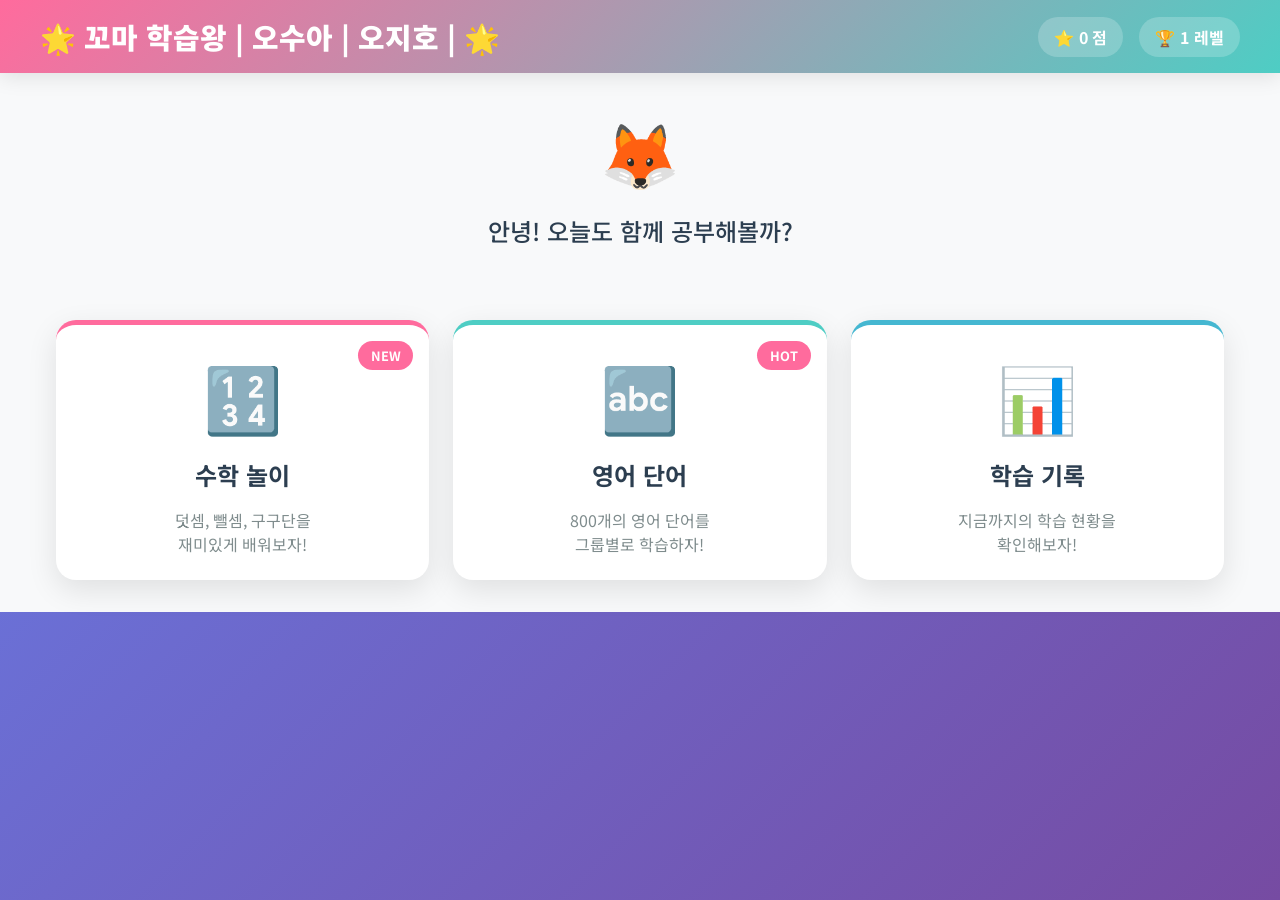
<file: index.html>
<!DOCTYPE html>
<html lang="ko">
<head>
    <meta charset="UTF-8">
    <meta name="viewport" content="width=device-width, initial-scale=1.0">
    <title>🌟 꼬마 학습왕 🌟</title>
    <link rel="preconnect" href="https://fonts.googleapis.com">
    <link rel="preconnect" href="https://fonts.gstatic.com" crossorigin>
    <link href="https://fonts.googleapis.com/css2?family=Noto+Sans+KR:wght@400;500;700;900&display=swap" rel="stylesheet">
    <link rel="stylesheet" href="styles.css">
</head>
<body>
    <!-- 로딩 화면 -->
    <div id="loading-screen" class="loading-screen">
        <div class="loading-content">
            <div class="loading-character">🦊</div>
            <div class="loading-text">꼬마 학습왕 준비 중...</div>
            <div class="loading-bar">
                <div class="loading-progress"></div>
            </div>
        </div>
    </div>

    <!-- 메인 앱 -->
    <div id="app" class="app hidden">
        <!-- 헤더 -->
        <header class="header">
            <div class="header-content">
                <h1 class="app-title">
                    <span class="title-icon">🌟</span>
                    꼬마 학습왕 | 오수아 | 오지호 |
                    <span class="title-icon">🌟</span>
                </h1>
                <div class="user-info">
                    <div class="score-display">
                        <span class="score-icon">⭐</span>
                        <span id="total-score">0</span>점
                    </div>
                    <div class="level-display">
                        <span class="level-icon">🏆</span>
                        <span id="user-level">1</span>레벨
                    </div>
                </div>
            </div>
        </header>

        <!-- 메인 메뉴 -->
        <main id="main-menu" class="main-menu">
            <div class="welcome-section">
                <div class="welcome-character">🦊</div>
                <h2 class="welcome-text">안녕! 오늘도 함께 공부해볼까?</h2>
            </div>

            <div class="menu-cards">
                <div class="menu-card math-card" onclick="showMathMenu()">
                    <div class="card-icon">🔢</div>
                    <h3 class="card-title">수학 놀이</h3>
                    <p class="card-description">덧셈, 뺄셈, 구구단을<br>재미있게 배워보자!</p>
                    <div class="card-badge">NEW</div>
                </div>

                <div class="menu-card english-card" onclick="showEnglishMenu()">
                    <div class="card-icon">🔤</div>
                    <h3 class="card-title">영어 단어</h3>
                    <p class="card-description">800개의 영어 단어를<br>그룹별로 학습하자!</p>
                    <div class="card-badge">HOT</div>
                </div>

                <div class="menu-card stats-card" onclick="showStats()">
                    <div class="card-icon">📊</div>
                    <h3 class="card-title">학습 기록</h3>
                    <p class="card-description">지금까지의 학습 현황을<br>확인해보자!</p>
                </div>
            </div>
        </main>

        <!-- 수학 메뉴 -->
        <div id="math-menu" class="sub-menu hidden">
            <div class="sub-menu-header">
                <button class="back-btn" onclick="showMainMenu()">
                    <span class="back-icon">←</span>
                    돌아가기
                </button>
                <h2 class="sub-menu-title">
                    <span class="title-icon">🔢</span>
                    수학 놀이
                </h2>
            </div>

            <div class="sub-menu-cards">
                <div class="sub-menu-card" onclick="startMathGame('addition')">
                    <div class="card-icon">➕</div>
                    <h3 class="card-title">덧셈 놀이</h3>
                    <p class="card-description">두 숫자를 더해보자!</p>
                </div>

                <div class="sub-menu-card" onclick="startMathGame('subtraction')">
                    <div class="card-icon">➖</div>
                    <h3 class="card-title">뺄셈 놀이</h3>
                    <p class="card-description">큰 수에서 작은 수를 빼보자!</p>
                </div>

                <div class="sub-menu-card" onclick="startMathGame('multiplication')">
                    <div class="card-icon">✖️</div>
                    <h3 class="card-title">구구단 놀이</h3>
                    <p class="card-description">구구단을 외워보자!</p>
                </div>
            </div>
        </div>

        <!-- 영어 메뉴 -->
        <div id="english-menu" class="sub-menu hidden">
            <div class="sub-menu-header">
                <button class="back-btn" onclick="showMainMenu()">
                    <span class="back-icon">←</span>
                    돌아가기
                </button>
                <h2 class="sub-menu-title">
                    <span class="title-icon">🔤</span>
                    영어 단어
                </h2>
            </div>

            <div class="sub-menu-cards english-groups">
                <div class="sub-menu-card" onclick="startEnglishGame('동물')">
                    <div class="card-icon">🐱</div>
                    <h3 class="card-title">동물</h3>
                    <p class="card-description">36개 단어</p>
                </div>

                <div class="sub-menu-card" onclick="startEnglishGame('음식')">
                    <div class="card-icon">🍎</div>
                    <h3 class="card-title">음식</h3>
                    <p class="card-description">36개 단어</p>
                </div>

                <div class="sub-menu-card" onclick="startEnglishGame('신체')">
                    <div class="card-icon">👁️</div>
                    <h3 class="card-title">신체</h3>
                    <p class="card-description">30개 단어</p>
                </div>

                <div class="sub-menu-card" onclick="startEnglishGame('학용품')">
                    <div class="card-icon">📚</div>
                    <h3 class="card-title">학용품</h3>
                    <p class="card-description">30개 단어</p>
                </div>

                <div class="sub-menu-card" onclick="startEnglishGame('색깔')">
                    <div class="card-icon">🌈</div>
                    <h3 class="card-title">색깔</h3>
                    <p class="card-description">21개 단어</p>
                </div>

                <div class="sub-menu-card" onclick="startEnglishGame('가족')">
                    <div class="card-icon">👨‍👩‍👧‍👦</div>
                    <h3 class="card-title">가족</h3>
                    <p class="card-description">27개 단어</p>
                </div>

                <div class="sub-menu-card" onclick="startEnglishGame('집과 물건')">
                    <div class="card-icon">🏠</div>
                    <h3 class="card-title">집과 물건</h3>
                    <p class="card-description">30개 단어</p>
                </div>

                <div class="sub-menu-card" onclick="startEnglishGame('옷과 신발')">
                    <div class="card-icon">👕</div>
                    <h3 class="card-title">옷과 신발</h3>
                    <p class="card-description">21개 단어</p>
                </div>

                <!-- 알파벳 A~Z 카테고리 -->
                <div class="sub-menu-card" onclick="startEnglishGame('A단어')">
                    <div class="card-icon">🅰️</div>
                    <h3 class="card-title">A단어</h3>
                    <p class="card-description">31개 단어</p>
                </div>

                <div class="sub-menu-card" onclick="startEnglishGame('B단어')">
                    <div class="card-icon">🅱️</div>
                    <h3 class="card-title">B단어</h3>
                    <p class="card-description">32개 단어</p>
                </div>

                <div class="sub-menu-card" onclick="startEnglishGame('C단어')">
                    <div class="card-icon">🔤</div>
                    <h3 class="card-title">C단어</h3>
                    <p class="card-description">38개 단어</p>
                </div>

                <div class="sub-menu-card" onclick="startEnglishGame('D단어')">
                    <div class="card-icon">📅</div>
                    <h3 class="card-title">D단어</h3>
                    <p class="card-description">20개 단어</p>
                </div>

                <div class="sub-menu-card" onclick="startEnglishGame('E단어')">
                    <div class="card-icon">⚡</div>
                    <h3 class="card-title">E단어</h3>
                    <p class="card-description">16개 단어</p>
                </div>

                <div class="sub-menu-card" onclick="startEnglishGame('F단어')">
                    <div class="card-icon">🔥</div>
                    <h3 class="card-title">F단어</h3>
                    <p class="card-description">28개 단어</p>
                </div>

                <div class="sub-menu-card" onclick="startEnglishGame('G단어')">
                    <div class="card-icon">🎮</div>
                    <h3 class="card-title">G단어</h3>
                    <p class="card-description">18개 단어</p>
                </div>

                <div class="sub-menu-card" onclick="startEnglishGame('H단어')">
                    <div class="card-icon">🏠</div>
                    <h3 class="card-title">H단어</h3>
                    <p class="card-description">30개 단어</p>
                </div>

                <div class="sub-menu-card" onclick="startEnglishGame('I단어')">
                    <div class="card-icon">💡</div>
                    <h3 class="card-title">I단어</h3>
                    <p class="card-description">11개 단어</p>
                </div>

                <div class="sub-menu-card" onclick="startEnglishGame('J단어')">
                    <div class="card-icon">✈️</div>
                    <h3 class="card-title">J단어</h3>
                    <p class="card-description">6개 단어</p>
                </div>

                <div class="sub-menu-card" onclick="startEnglishGame('K단어')">
                    <div class="card-icon">🔑</div>
                    <h3 class="card-title">K단어</h3>
                    <p class="card-description">8개 단어</p>
                </div>

                <div class="sub-menu-card" onclick="startEnglishGame('L단어')">
                    <div class="card-icon">💡</div>
                    <h3 class="card-title">L단어</h3>
                    <p class="card-description">23개 단어</p>
                </div>

                <div class="sub-menu-card" onclick="startEnglishGame('M단어')">
                    <div class="card-icon">🎵</div>
                    <h3 class="card-title">M단어</h3>
                    <p class="card-description">27개 단어</p>
                </div>

                <div class="sub-menu-card" onclick="startEnglishGame('N단어')">
                    <div class="card-icon">🌙</div>
                    <h3 class="card-title">N단어</h3>
                    <p class="card-description">14개 단어</p>
                </div>

                <div class="sub-menu-card" onclick="startEnglishGame('O단어')">
                    <div class="card-icon">⭕</div>
                    <h3 class="card-title">O단어</h3>
                    <p class="card-description">15개 단어</p>
                </div>

                <div class="sub-menu-card" onclick="startEnglishGame('P단어')">
                    <div class="card-icon">🎨</div>
                    <h3 class="card-title">P단어</h3>
                    <p class="card-description">32개 단어</p>
                </div>

                <div class="sub-menu-card" onclick="startEnglishGame('Q단어')">
                    <div class="card-icon">👑</div>
                    <h3 class="card-title">Q단어</h3>
                    <p class="card-description">4개 단어</p>
                </div>

                <div class="sub-menu-card" onclick="startEnglishGame('R단어')">
                    <div class="card-icon">🌈</div>
                    <h3 class="card-title">R단어</h3>
                    <p class="card-description">23개 단어</p>
                </div>

                <div class="sub-menu-card" onclick="startEnglishGame('S단어')">
                    <div class="card-icon">⭐</div>
                    <h3 class="card-title">S단어</h3>
                    <p class="card-description">67개 단어</p>
                </div>

                <div class="sub-menu-card" onclick="startEnglishGame('T단어')">
                    <div class="card-icon">🕐</div>
                    <h3 class="card-title">T단어</h3>
                    <p class="card-description">61개 단어</p>
                </div>

                <div class="sub-menu-card" onclick="startEnglishGame('U단어')">
                    <div class="card-icon">☂️</div>
                    <h3 class="card-title">U단어</h3>
                    <p class="card-description">7개 단어</p>
                </div>

                <div class="sub-menu-card" onclick="startEnglishGame('V단어')">
                    <div class="card-icon">📹</div>
                    <h3 class="card-title">V단어</h3>
                    <p class="card-description">6개 단어</p>
                </div>

                <div class="sub-menu-card" onclick="startEnglishGame('W단어')">
                    <div class="card-icon">🌍</div>
                    <h3 class="card-title">W단어</h3>
                    <p class="card-description">34개 단어</p>
                </div>

                <div class="sub-menu-card" onclick="startEnglishGame('X,Y,Z단어')">
                    <div class="card-icon">🎄</div>
                    <h3 class="card-title">X,Y,Z단어</h3>
                    <p class="card-description">11개 단어</p>
                </div>
                </div>
            </div>
        </div>

        <!-- 게임 화면 -->
        <div id="game-screen" class="game-screen hidden">
            <div class="game-header">
                <button class="back-btn" onclick="exitGame()">
                    <span class="back-icon">←</span>
                    나가기
                </button>
                <div class="game-info">
                    <div class="game-score">
                        <span class="score-icon">⭐</span>
                        <span id="game-score">0</span>점
                    </div>
                    <div class="game-progress">
                        <span id="current-question">1</span>번째 문제
                    </div>
                </div>
                <!-- 영어 게임 전용 뜻 표시/숨김 버튼 -->
                <div id="meaning-toggle-container" class="meaning-toggle-container hidden">
                    <button id="meaning-toggle-btn" class="meaning-toggle-btn" onclick="app.toggleMeaningDisplay()">
                        <span id="meaning-toggle-icon">👁️</span>
                        <span id="meaning-toggle-text">뜻 보기</span>
                    </button>
                </div>
            </div>

            <div class="game-content">
                <div class="question-area">
                    <div id="question-text" class="question-text">문제가 여기에 표시됩니다</div>
                    <div id="question-visual" class="question-visual"></div>
                    <!-- 영어 단어 뜻을 표시하는 영역 -->
                    <div id="word-meaning" class="word-meaning hidden">
                        <div class="meaning-display">
                            <span class="meaning-label">뜻:</span>
                            <span id="meaning-text" class="meaning-text"></span>
                        </div>
                    </div>
                </div>

                <div class="answer-area">
                    <div id="math-answers" class="math-answers hidden">
                        <div id="math-choices" class="math-choices">
                            <!-- 객관식 선택지가 동적으로 생성됩니다 -->
                        </div>
                        <button id="show-answer-btn" class="show-answer-btn hidden">정답 보기</button>
                    </div>

                    <div id="english-answers" class="english-answers hidden">
                        <button id="know-btn" class="answer-btn know-btn">알아요! 😊</button>
                        <button id="dont-know-btn" class="answer-btn dont-know-btn">모르겠어요 😅</button>
                    </div>
                </div>

                <div id="feedback" class="feedback"></div>
            </div>

            <div class="game-character">
                <div id="character" class="character">🦊</div>
                <div id="character-speech" class="character-speech"></div>
            </div>
        </div>

        <!-- 통계 화면 -->
        <div id="stats-screen" class="stats-screen hidden">
            <div class="stats-header">
                <button class="back-btn" onclick="showMainMenu()">
                    <span class="back-icon">←</span>
                    돌아가기
                </button>
                <h2 class="stats-title">
                    <span class="title-icon">📊</span>
                    학습 기록
                </h2>
                <button class="reset-btn" onclick="app.resetAllData()">
                    <span class="reset-icon">🗑️</span>
                    모든 기록 초기화
                </button>
            </div>

            <div class="stats-content">
                <div class="stats-summary">
                    <div class="stat-card">
                        <div class="stat-icon">🎯</div>
                        <div class="stat-value" id="total-problems">0</div>
                        <div class="stat-label">총 문제 수</div>
                    </div>
                    <div class="stat-card">
                        <div class="stat-icon">✅</div>
                        <div class="stat-value" id="correct-problems">0</div>
                        <div class="stat-label">맞힌 문제</div>
                    </div>
                    <div class="stat-card">
                        <div class="stat-icon">📈</div>
                        <div class="stat-value" id="accuracy-rate">0%</div>
                        <div class="stat-label">정답률</div>
                    </div>
                </div>

                <div class="stats-charts">
                    <div class="chart-section main-chart">
                        <h3 class="chart-title">📚 영어 단어별 학습 통계</h3>
                        <div id="word-stats" class="word-stats"></div>
                    </div>

                    <div class="chart-section">
                        <h3 class="chart-title">최근 학습 기록</h3>
                        <div id="recent-history" class="recent-history"></div>
                    </div>
                </div>
            </div>
        </div>

        <!-- 성취 팝업 -->
        <div id="achievement-popup" class="achievement-popup hidden">
            <div class="achievement-content">
                <div class="achievement-icon">🏆</div>
                <h3 class="achievement-title">축하합니다!</h3>
                <p class="achievement-text">새로운 레벨에 도달했어요!</p>
                <button class="achievement-close" onclick="closeAchievement()">확인</button>
            </div>
        </div>
    </div>

    <script src="words.js"></script>
    <script src="app.js"></script>
</body>
</html>
</file>
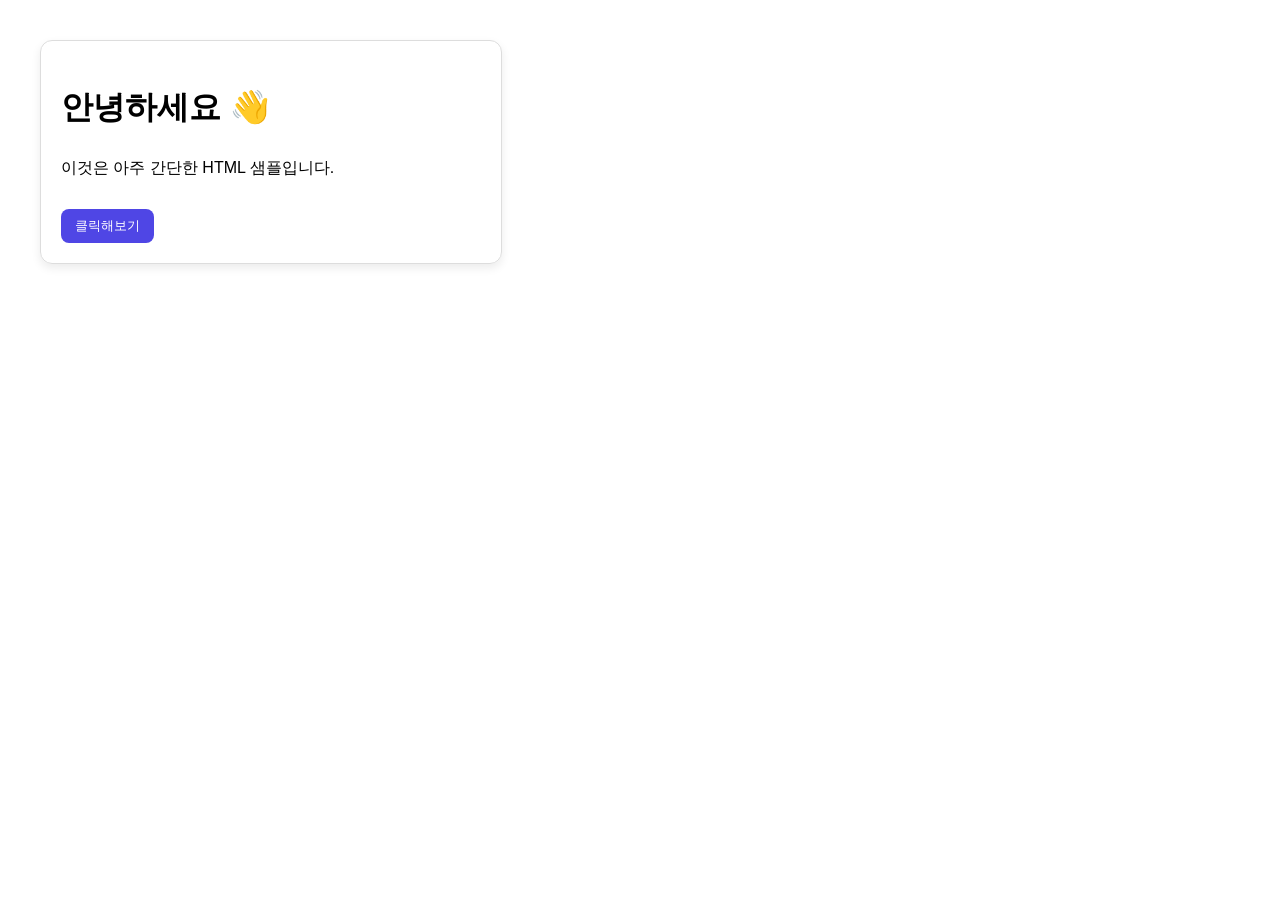
<file: simple-sample.html>
<!doctype html>
<html lang="ko">
  <head>
    <meta charset="UTF-8" />
    <meta name="viewport" content="width=device-width, initial-scale=1.0" />
    <title>간단한 HTML 샘플</title>
    <style>
      body {
        font-family: Arial, sans-serif;
        margin: 40px;
        line-height: 1.6;
      }
      .card {
        max-width: 420px;
        padding: 20px;
        border: 1px solid #ddd;
        border-radius: 12px;
        box-shadow: 0 4px 10px rgba(0, 0, 0, 0.08);
      }
      button {
        margin-top: 12px;
        padding: 8px 14px;
        border: none;
        border-radius: 8px;
        background: #4f46e5;
        color: white;
        cursor: pointer;
      }
    </style>
  </head>
  <body>
    <div class="card">
      <h1>안녕하세요 👋</h1>
      <p>이것은 아주 간단한 HTML 샘플입니다.</p>
      <button onclick="alert('버튼이 클릭되었습니다!')">클릭해보기</button>
    </div>
  </body>
</html>
</file>
<file: styles.css>
/* 기본 설정 */
* {
    margin: 0;
    padding: 0;
    box-sizing: border-box;
}

body {
    font-family: 'Noto Sans KR', sans-serif;
    background: linear-gradient(135deg, #667eea 0%, #764ba2 100%);
    min-height: 100vh;
    overflow-x: hidden;
}

.hidden {
    display: none !important;
}

/* 로딩 화면 */
.loading-screen {
    position: fixed;
    top: 0;
    left: 0;
    width: 100%;
    height: 100%;
    background: linear-gradient(135deg, #667eea 0%, #764ba2 100%);
    display: flex;
    align-items: center;
    justify-content: center;
    z-index: 9999;
}

.loading-content {
    text-align: center;
    color: white;
}

.loading-character {
    font-size: 4rem;
    animation: bounce 1s infinite;
    margin-bottom: 1rem;
}

.loading-text {
    font-size: 1.5rem;
    font-weight: 500;
    margin-bottom: 2rem;
}

.loading-bar {
    width: 200px;
    height: 8px;
    background: rgba(255, 255, 255, 0.3);
    border-radius: 4px;
    overflow: hidden;
    margin: 0 auto;
}

.loading-progress {
    height: 100%;
    background: linear-gradient(90deg, #FF6B9D, #4ECDC4);
    border-radius: 4px;
    animation: loading 2s ease-in-out infinite;
}

@keyframes bounce {
    0%, 20%, 50%, 80%, 100% {
        transform: translateY(0);
    }
    40% {
        transform: translateY(-20px);
    }
    60% {
        transform: translateY(-10px);
    }
}

@keyframes loading {
    0% {
        width: 0%;
    }
    50% {
        width: 70%;
    }
    100% {
        width: 100%;
    }
}

/* ================================================= */
/* ✨✨✨ 핵심 수정 부분 시작 ✨✨✨ */
/* ================================================= */

/* 메인 앱 - Flexbox 컨테이너로 설정 */
.app {
    /* min-height: 100vh; */
    background: #F8F9FA;
    display: flex; /* Flexbox 시작 */
    flex-direction: column; /* 자식 요소들을 세로로 배치 */
}

/* 헤더 - Flex 아이템 설정 */
.header {
    background: linear-gradient(135deg, #FF6B9D 0%, #4ECDC4 100%);
    color: white;
    padding: 1rem;
    box-shadow: 0 4px 20px rgba(0, 0, 0, 0.1);
    flex-shrink: 0; /* 헤더가 줄어들지 않도록 방지 */
}

/* 메인 메뉴 - 남는 공간을 모두 차지하도록 설정 */
.main-menu {
    max-width: 1200px;
    margin: 0 auto;
    padding: 2rem 1rem; /* 상단 여백 수정 */
    width: 100%;
    flex-grow: 1; /* 남는 공간을 모두 채움 (가장 중요!) */
    display: flex;
    flex-direction: column;
    justify-content: center; /* 내용을 세로 중앙에 배치 */
}

/* 서브 메뉴, 게임, 통계 화면 - 남는 공간을 모두 차지하도록 설정 */
.sub-menu, .stats-screen {
    max-width: 1200px;
    margin: 0 auto;
    padding: 2rem 1rem; /* 상단 여백 수정 */
    width: 100%;
    flex-grow: 1; /* 남는 공간을 모두 채움 */
}

.game-screen {
    max-width: 800px;
    margin: 0 auto;
    padding: 2rem 1rem 1rem 1rem; /* 상단 여백 수정 */
    width: 100%;
    flex-grow: 1; /* 남는 공간을 모두 채움 */
    display: flex;
    flex-direction: column;
}

/* ================================================= */
/* ✨✨✨ 핵심 수정 부분 끝 ✨✨✨ */
/* ================================================= */


.header-content {
    max-width: 1200px;
    margin: 0 auto;
    display: flex;
    justify-content: space-between;
    align-items: center;
    flex-wrap: wrap;
    gap: 1rem;
}

.app-title {
    font-size: 1.8rem;
    font-weight: 900;
    display: flex;
    align-items: center;
    gap: 0.5rem;
}

.title-icon {
    animation: sparkle 2s ease-in-out infinite;
}

@keyframes sparkle {
    0%, 100% {
        transform: scale(1);
    }
    50% {
        transform: scale(1.2);
    }
}

.user-info {
    display: flex;
    gap: 1rem;
    align-items: center;
}

.score-display, .level-display {
    background: rgba(255, 255, 255, 0.2);
    padding: 0.5rem 1rem;
    border-radius: 20px;
    font-weight: 700;
    display: flex;
    align-items: center;
    gap: 0.3rem;
}

.welcome-section {
    text-align: center;
    margin-bottom: 3rem;
}

.welcome-character {
    font-size: 4rem;
    margin-bottom: 1rem;
    animation: wave 2s ease-in-out infinite;
}

@keyframes wave {
    0%, 100% {
        transform: rotate(0deg);
    }
    25% {
        transform: rotate(-10deg);
    }
    75% {
        transform: rotate(10deg);
    }
}

.welcome-text {
    font-size: 1.5rem;
    color: #2C3E50;
    font-weight: 500;
}

.menu-cards {
    display: grid;
    grid-template-columns: repeat(auto-fit, minmax(280px, 1fr));
    gap: 1.5rem;
    margin-top: 1.5rem;
}

.menu-card {
    background: white;
    border-radius: 20px;
    padding: 1.5rem;
    text-align: center;
    box-shadow: 0 10px 30px rgba(0, 0, 0, 0.1);
    cursor: pointer;
    transition: all 0.3s ease;
    position: relative;
    overflow: hidden;
}

.menu-card::before {
    content: '';
    position: absolute;
    top: 0;
    left: -100%;
    width: 100%;
    height: 100%;
    background: linear-gradient(90deg, transparent, rgba(255, 255, 255, 0.4), transparent);
    transition: left 0.5s;
}

.menu-card:hover::before {
    left: 100%;
}

.menu-card:hover {
    transform: translateY(-10px);
    box-shadow: 0 20px 40px rgba(0, 0, 0, 0.15);
}

.math-card {
    border-top: 5px solid #FF6B9D;
}

.english-card {
    border-top: 5px solid #4ECDC4;
}

.stats-card {
    border-top: 5px solid #45B7D1;
}

.card-icon {
    font-size: 4rem;
    margin-bottom: 1rem;
}

.card-title {
    font-size: 1.5rem;
    font-weight: 700;
    color: #2C3E50;
    margin-bottom: 1rem;
}

.card-description {
    font-size: 1rem;
    color: #7F8C8D;
    line-height: 1.5;
}

.card-badge {
    position: absolute;
    top: 1rem;
    right: 1rem;
    background: #FF6B9D;
    color: white;
    padding: 0.3rem 0.8rem;
    border-radius: 15px;
    font-size: 0.8rem;
    font-weight: 700;
}

.sub-menu-header {
    display: flex;
    align-items: center;
    gap: 1rem;
    margin-bottom: 2rem;
}

.back-btn {
    background: #95A5A6;
    color: white;
    border: none;
    padding: 0.8rem 1.5rem;
    border-radius: 15px;
    font-size: 1rem;
    font-weight: 500;
    cursor: pointer;
    transition: all 0.3s ease;
    display: flex;
    align-items: center;
    gap: 0.5rem;
}

.back-btn:hover {
    background: #7F8C8D;
    transform: translateX(-5px);
}

.sub-menu-title {
    font-size: 2rem;
    font-weight: 700;
    color: #2C3E50;
    display: flex;
    align-items: center;
    gap: 0.5rem;
}

.sub-menu-cards {
    display: grid;
    grid-template-columns: repeat(auto-fit, minmax(220px, 1fr));
    gap: 1rem;
}

.sub-menu-card {
    background: white;
    border-radius: 15px;
    padding: 1.2rem;
    text-align: center;
    box-shadow: 0 5px 15px rgba(0, 0, 0, 0.08);
    cursor: pointer;
    transition: all 0.3s ease;
    border: 2px solid transparent;
}

.sub-menu-card:hover {
    transform: translateY(-5px);
    box-shadow: 0 10px 25px rgba(0, 0, 0, 0.15);
    border-color: #4ECDC4;
}

.sub-menu-card .card-icon {
    font-size: 3rem;
    margin-bottom: 1rem;
}

.sub-menu-card .card-title {
    font-size: 1.2rem;
    font-weight: 700;
    color: #2C3E50;
    margin-bottom: 0.5rem;
}

.sub-menu-card .card-description {
    font-size: 0.9rem;
    color: #7F8C8D;
}

.game-header {
    display: flex;
    justify-content: space-between;
    align-items: center;
    margin-bottom: 1rem;
    flex-wrap: wrap;
    gap: 0.8rem;
}

.game-info {
    display: flex;
    gap: 1rem;
    align-items: center;
}

.game-score {
    background: linear-gradient(135deg, #FF6B9D, #4ECDC4);
    color: white;
    padding: 0.5rem 1rem;
    border-radius: 20px;
    font-weight: 700;
    display: flex;
    align-items: center;
    gap: 0.3rem;
}

.game-progress {
    background: white;
    padding: 0.5rem 1rem;
    border-radius: 20px;
    font-weight: 700;
    color: #2C3E50;
    box-shadow: 0 2px 10px rgba(0, 0, 0, 0.1);
}

.game-content {
    flex: 1;
    display: flex;
    flex-direction: column;
    justify-content: center;
    gap: 1.5rem;
}

.question-area {
    background: white;
    border-radius: 20px;
    padding: 1.5rem;
    text-align: center;
    box-shadow: 0 10px 30px rgba(0, 0, 0, 0.1);
}

.question-text {
    font-size: 2rem;
    font-weight: 700;
    color: #2C3E50;
    margin-bottom: 1rem;
    line-height: 1.4;
}

.question-visual {
    margin-top: 1rem;
}

.answer-area {
    display: flex;
    justify-content: center;
    gap: 1rem;
    flex-wrap: wrap;
}

.math-answers {
    display: flex;
    flex-direction: column;
    gap: 1rem;
    align-items: center;
}

.math-choices {
    display: grid;
    grid-template-columns: repeat(2, 1fr);
    gap: 1rem;
    width: 100%;
    max-width: 400px;
}

.choice-btn {
    background: white;
    border: 3px solid #E0E0E0;
    border-radius: 15px;
    padding: 1rem 1.5rem;
    font-size: 1.5rem;
    font-weight: 700;
    color: #2C3E50;
    cursor: pointer;
    transition: all 0.3s ease;
    min-height: 60px;
    display: flex;
    align-items: center;
    justify-content: center;
}

.choice-btn:hover {
    border-color: #4ECDC4;
    transform: translateY(-2px);
    box-shadow: 0 5px 15px rgba(78, 205, 196, 0.2);
}

.choice-btn.correct {
    background: linear-gradient(135deg, #96CEB4, #4ECDC4);
    color: white;
    border-color: #4ECDC4;
}

.choice-btn.incorrect {
    background: linear-gradient(135deg, #FF6B9D, #FF8E9B);
    color: white;
    border-color: #FF6B9D;
}

.choice-btn.disabled {
    pointer-events: none;
    opacity: 0.7;
}

.show-answer-btn {
    background: linear-gradient(135deg, #95A5A6, #7F8C8D);
    color: white;
    border: none;
    padding: 1rem 2rem;
    border-radius: 15px;
    font-size: 1.2rem;
    font-weight: 700;
    cursor: pointer;
    transition: all 0.3s ease;
    margin-top: 1rem;
}

.show-answer-btn:hover {
    transform: translateY(-2px);
    box-shadow: 0 5px 15px rgba(149, 165, 166, 0.4);
}

.english-answers {
    display: flex;
    gap: 1rem;
    flex-wrap: wrap;
    justify-content: center;
}

.answer-btn {
    padding: 1rem 2rem;
    border: none;
    border-radius: 15px;
    font-size: 1.2rem;
    font-weight: 700;
    cursor: pointer;
    transition: all 0.3s ease;
    min-width: 150px;
}

.know-btn {
    background: linear-gradient(135deg, #96CEB4, #4ECDC4);
    color: white;
}

.know-btn:hover {
    transform: translateY(-2px);
    box-shadow: 0 5px 15px rgba(150, 206, 180, 0.4);
}

.dont-know-btn {
    background: linear-gradient(135deg, #FF6B9D, #FF8E9B);
    color: white;
}

.dont-know-btn:hover {
    transform: translateY(-2px);
    box-shadow: 0 5px 15px rgba(255, 107, 157, 0.4);
}

.feedback {
    text-align: center;
    font-size: 1.5rem;
    font-weight: 700;
    padding: 1rem;
    border-radius: 15px;
    margin-top: 1rem;
    min-height: 60px;
    display: flex;
    align-items: center;
    justify-content: center;
}

.feedback.correct {
    background: linear-gradient(135deg, #96CEB4, #4ECDC4);
    color: white;
    animation: correctPulse 0.6s ease;
}

.feedback.incorrect {
    background: linear-gradient(135deg, #FF6B9D, #FF8E9B);
    color: white;
    animation: incorrectShake 0.6s ease;
}

@keyframes correctPulse {
    0% {
        transform: scale(1);
    }
    50% {
        transform: scale(1.05);
    }
    100% {
        transform: scale(1);
    }
}

@keyframes incorrectShake {
    0%, 100% {
        transform: translateX(0);
    }
    25% {
        transform: translateX(-10px);
    }
    75% {
        transform: translateX(10px);
    }
}

.game-character {
    text-align: center;
    margin-top: auto; /* Push character to the bottom of the flex container */
    padding-bottom: 1rem;
}

.character {
    font-size: 3rem;
    margin-bottom: 0.5rem;
    cursor: pointer;
    transition: transform 0.3s ease;
}

.character:hover {
    transform: scale(1.2);
}

.character-speech {
    background: white;
    padding: 0.5rem 1rem;
    border-radius: 15px;
    box-shadow: 0 5px 15px rgba(0, 0, 0, 0.1);
    font-size: 0.9rem;
    color: #2C3E50;
    max-width: 150px;
    word-wrap: break-word;
    position: relative;
    margin: 0 auto;
}

.character-speech::after {
    content: '';
    position: absolute;
    bottom: -10px;
    left: 50%;
    transform: translateX(-50%);
    width: 0;
    height: 0;
    border-left: 10px solid transparent;
    border-right: 10px solid transparent;
    border-top: 10px solid white;
}

.stats-header {
    display: flex;
    align-items: center;
    gap: 1rem;
    margin-bottom: 2rem;
}

.stats-title {
    font-size: 2rem;
    font-weight: 700;
    color: #2C3E50;
    display: flex;
    align-items: center;
    gap: 0.5rem;
}

.stats-content {
    display: flex;
    flex-direction: column;
    gap: 2rem;
}

.stats-summary {
    display: grid;
    grid-template-columns: repeat(auto-fit, minmax(200px, 1fr));
    gap: 1rem;
}

.stat-card {
    background: white;
    border-radius: 15px;
    padding: 1.5rem;
    text-align: center;
    box-shadow: 0 5px 15px rgba(0, 0, 0, 0.08);
}

.stat-icon {
    font-size: 2.5rem;
    margin-bottom: 0.5rem;
}

.stat-value {
    font-size: 2rem;
    font-weight: 900;
    color: #2C3E50;
    margin-bottom: 0.5rem;
}

.stat-label {
    font-size: 0.9rem;
    color: #7F8C8D;
}

.stats-charts {
    display: grid;
    grid-template-columns: repeat(auto-fit, minmax(400px, 1fr));
    gap: 2rem;
}

.chart-section {
    background: white;
    border-radius: 15px;
    padding: 1.5rem;
    box-shadow: 0 5px 15px rgba(0, 0, 0, 0.08);
}

.chart-title {
    font-size: 1.2rem;
    font-weight: 700;
    color: #2C3E50;
    margin-bottom: 1rem;
}

.chart {
    height: 200px;
    display: flex;
    align-items: end;
    justify-content: space-around;
    gap: 1rem;
}

.chart-bar {
    background: linear-gradient(135deg, #4ECDC4, #45B7D1);
    border-radius: 5px 5px 0 0;
    min-width: 40px;
    position: relative;
    transition: all 0.3s ease;
}

.chart-bar:hover {
    transform: scale(1.05);
}

.chart-label {
    position: absolute;
    bottom: -25px;
    left: 50%;
    transform: translateX(-50%);
    font-size: 0.8rem;
    color: #7F8C8D;
    white-space: nowrap;
}

.recent-history {
    max-height: 200px;
    overflow-y: auto;
}

.history-item {
    display: flex;
    justify-content: space-between;
    align-items: center;
    padding: 0.8rem;
    border-bottom: 1px solid #E0E0E0;
    font-size: 0.9rem;
}

.history-item:last-child {
    border-bottom: none;
}

.history-subject {
    font-weight: 700;
    color: #2C3E50;
}

.history-result {
    color: #7F8C8D;
}

/* 성취 팝업 */
.achievement-popup {
    position: fixed;
    top: 0;
    left: 0;
    width: 100%;
    height: 100%;
    background: rgba(0, 0, 0, 0.5);
    display: flex;
    align-items: center;
    justify-content: center;
    z-index: 1000;
}

.achievement-content {
    background: white;
    border-radius: 20px;
    padding: 2rem;
    text-align: center;
    max-width: 300px;
    animation: achievementPop 0.5s ease;
}

@keyframes achievementPop {
    0% {
        transform: scale(0.5);
        opacity: 0;
    }
    100% {
        transform: scale(1);
        opacity: 1;
    }
}

.achievement-icon {
    font-size: 4rem;
    margin-bottom: 1rem;
}

.achievement-title {
    font-size: 1.5rem;
    font-weight: 700;
    color: #2C3E50;
    margin-bottom: 1rem;
}

.achievement-text {
    font-size: 1rem;
    color: #7F8C8D;
    margin-bottom: 1.5rem;
}

.achievement-close {
    background: linear-gradient(135deg, #4ECDC4, #45B7D1);
    color: white;
    border: none;
    padding: 0.8rem 2rem;
    border-radius: 15px;
    font-size: 1rem;
    font-weight: 700;
    cursor: pointer;
    transition: all 0.3s ease;
}

.achievement-close:hover {
    transform: translateY(-2px);
    box-shadow: 0 5px 15px rgba(78, 205, 196, 0.4);
}

/* 반응형 디자인 */
@media (max-width: 768px) {
    .header-content {
        flex-direction: column;
        text-align: center;
    }

    .app-title {
        font-size: 1.5rem;
    }

    .menu-cards {
        grid-template-columns: 1fr;
    }

    .sub-menu-cards {
        grid-template-columns: repeat(auto-fit, minmax(200px, 1fr));
    }

    .game-header {
        flex-direction: column;
        align-items: stretch;
    }

    .game-info {
        justify-content: center;
    }

    .question-text {
        font-size: 1.5rem;
    }

    .english-answers {
        flex-direction: row !important; /* column에서 row로 변경 */
        align-items: center !important;
        justify-content: space-between !important; /* 좌우 끝에 배치 */
        gap: 0.5rem !important;
    }

    .answer-btn {
        width: 49% !important; /* 100%에서 49%로 변경 */
        max-width: none !important; /* 250px 제한 제거 */
        padding: 0.8rem 0.2rem !important; /* 좌우 패딩 최소화 */
    }

    .stats-charts {
        grid-template-columns: 1fr;
    }

    .chart-section {
        min-width: auto;
    }
}

.chart-title {
    font-size: 1.2rem;
    font-weight: 700;
    color: #2C3E50;
    margin-bottom: 1rem;
}

.chart {
    height: 200px;
    display: flex;
    align-items: end;
    justify-content: space-around;
    gap: 1rem;
}

.chart-bar {
    background: linear-gradient(135deg, #4ECDC4, #45B7D1);
    border-radius: 5px 5px 0 0;
    min-width: 40px;
    position: relative;
    transition: all 0.3s ease;
}

.chart-bar:hover {
    transform: scale(1.05);
}

.chart-label {
    position: absolute;
    bottom: -25px;
    left: 50%;
    transform: translateX(-50%);
    font-size: 0.8rem;
    color: #7F8C8D;
    white-space: nowrap;
}

.recent-history {
    max-height: 200px;
    overflow-y: auto;
}

.history-item {
    display: flex;
    justify-content: space-between;
    align-items: center;
    padding: 0.8rem;
    border-bottom: 1px solid #E0E0E0;
    font-size: 0.9rem;
}

.history-item:last-child {
    border-bottom: none;
}

.history-subject {
    font-weight: 700;
    color: #2C3E50;
}

.history-result {
    color: #7F8C8D;
}

/* 성취 팝업 */
.achievement-popup {
    position: fixed;
    top: 0;
    left: 0;
    width: 100%;
    height: 100%;
    background: rgba(0, 0, 0, 0.5);
    display: flex;
    align-items: center;
    justify-content: center;
    z-index: 1000;
}

.achievement-content {
    background: white;
    border-radius: 20px;
    padding: 2rem;
    text-align: center;
    max-width: 300px;
    animation: achievementPop 0.5s ease;
}

@keyframes achievementPop {
    0% {
        transform: scale(0.5);
        opacity: 0;
    }
    100% {
        transform: scale(1);
        opacity: 1;
    }
}

.achievement-icon {
    font-size: 4rem;
    margin-bottom: 1rem;
}

.achievement-title {
    font-size: 1.5rem;
    font-weight: 700;
    color: #2C3E50;
    margin-bottom: 1rem;
}

.achievement-text {
    font-size: 1rem;
    color: #7F8C8D;
    margin-bottom: 1.5rem;
}

.achievement-close {
    background: linear-gradient(135deg, #4ECDC4, #45B7D1);
    color: white;
    border: none;
    padding: 0.8rem 2rem;
    border-radius: 15px;
    font-size: 1rem;
    font-weight: 700;
    cursor: pointer;
    transition: all 0.3s ease;
}

.achievement-close:hover {
    transform: translateY(-2px);
    box-shadow: 0 5px 15px rgba(78, 205, 196, 0.4);
}

/* 반응형 디자인 */
@media (max-width: 768px) {
    .header-content {
        flex-direction: column;
        text-align: center;
    }

    .app-title {
        font-size: 1.5rem;
    }

    .menu-cards {
        grid-template-columns: 1fr;
    }

    .sub-menu-cards {
        grid-template-columns: repeat(auto-fit, minmax(200px, 1fr));
    }

    .game-header {
        flex-direction: column;
        align-items: stretch;
    }

    .game-info {
        justify-content: center;
    }

    .question-text {
        font-size: 1.5rem;
    }

    .english-answers {
        flex-direction: row !important; /* column에서 row로 변경 */
        align-items: center !important;
        justify-content: space-between !important; /* 좌우 끝에 배치 */
        gap: 0.5rem !important;
    }

    .answer-btn {
        width: 49% !important; /* 100%에서 49%로 변경 */
        max-width: none !important; /* 250px 제한 제거 */
        padding: 0.8rem 0.2rem !important; /* 좌우 패딩 최소화 */
    }

    .game-character {
        position: static;
        margin-top: 1.5rem; /* 2rem에서 1.5rem으로 축소 */
    }

    .stats-charts {
        grid-template-columns: 1fr;
    }

    .chart-section {
        min-width: auto;
    }
}

@media (max-width: 480px) {
    .main-menu, .sub-menu, .game-screen, .stats-screen {
        padding: 0.5rem 0.3rem; /* 1rem 0.5rem에서 축소 */
    }

    .menu-cards {
        grid-template-columns: repeat(auto-fit, minmax(240px, 1fr)); /* 더 작은 카드 */
        gap: 1rem; /* 간격 축소 */
        margin-top: 1rem;
    }

    .sub-menu-cards {
        grid-template-columns: repeat(auto-fit, minmax(180px, 1fr)); /* 더 작은 서브메뉴 카드 */
        gap: 0.8rem;
    }

    .menu-card, .sub-menu-card {
        padding: 1rem 0.8rem; /* 1.5rem 1rem에서 축소 */
        margin-bottom: 0.8rem; /* 카드 간격 축소 */
    }

    .menu-card h3, .sub-menu-card h3 {
        font-size: 1.1rem; /* 제목 크기 축소 */
        margin-bottom: 0.3rem;
    }

    .menu-card p, .sub-menu-card p {
        font-size: 0.85rem; /* 설명 텍스트 축소 */
        line-height: 1.3;
    }

    .card-icon {
        font-size: 2rem; /* 아이콘 크기 축소 */
        margin-bottom: 0.8rem;
    }

    .question-area {
        padding: 1rem 0.8rem; /* 1.5rem 1rem에서 축소 */
    }

    .question-text {
        font-size: 1.8rem; /* 문제 텍스트 크기 축소 */
        margin-bottom: 1rem;
    }

    .math-input {
        width: 100%;
        max-width: 200px; /* 250px에서 축소 */
        padding: 0.6rem; /* 입력 필드 패딩 축소 */
        font-size: 1.1rem;
    }

    .answer-btn {
        padding: 0.8rem 1.5rem; /* 버튼 패딩 축소 */
        font-size: 1rem;
        margin: 0.3rem; /* 버튼 간격 축소 */
    }

    .header {
        padding: 0.8rem 1rem; /* 헤더 패딩 축소 */
    }

    .app-title {
        font-size: 1.3rem; /* 앱 제목 크기 축소 */
    }

    .user-info {
        gap: 0.8rem; /* 사용자 정보 간격 축소 */
    }

    .score-display, .level-display {
        font-size: 0.9rem; /* 점수/레벨 표시 축소 */
        padding: 0.3rem 0.6rem;
    }

    .game-header {
        margin-bottom: 0.8rem; /* 게임 헤더 여백 축소 */
    }

    .welcome-section {
        margin-bottom: 1.5rem; /* 환영 섹션 여백 축소 */
    }

    .welcome-character {
        font-size: 3rem; /* 캐릭터 크기 축소 */
        margin-bottom: 0.8rem;
    }

    .welcome-text {
        font-size: 1.2rem; /* 환영 텍스트 크기 축소 */
    }

    /* 통계 화면 모바일 최적화 */
    .word-stats-list {
        grid-template-columns: repeat(auto-fit, minmax(200px, 1fr)); /* 더 작은 카드 */
        gap: 0.6rem;
        padding: 0.6rem;
        max-height: 400px;
    }

    .word-stat-item {
        padding: 0.8rem; /* 더 작은 패딩 */
        flex-direction: column;
        gap: 0.5rem;
        text-align: center;
    }

    .word-info, .word-details {
        align-items: center;
        gap: 0.3rem;
    }

    .word-name {
        font-size: 1rem; /* 단어 이름 크기 축소 */
    }

    .word-accuracy {
        font-size: 0.85rem; /* 정확도 표시 축소 */
        padding: 0.2rem 0.6rem;
    }

    .correct-count, .wrong-count, .total-count {
        font-size: 0.8rem; /* 통계 숫자 축소 */
    }

    .stats-summary {
        grid-template-columns: repeat(3, 1fr); /* 3열로 배치 */
        gap: 0.5rem;
    }

    .stat-card {
        padding: 0.8rem; /* 통계 카드 패딩 축소 */
    }

    .stat-value {
        font-size: 1.5rem; /* 통계 값 크기 축소 */
    }

    .stat-label {
        font-size: 0.8rem; /* 통계 라벨 크기 축소 */
    }

    /* 게임 캐릭터 모바일 최적화 */
    .game-character {
        position: static;
        margin-top: 1rem; /* 2rem에서 1rem으로 축소 */
        margin-bottom: 0.5rem;
    }

    .character {
        font-size: 2.5rem; /* 3rem에서 2.5rem으로 축소 */
        margin-bottom: 0.3rem; /* 0.5rem에서 0.3rem으로 축소 */
    }

    .character-speech {
        font-size: 0.85rem; /* 0.9rem에서 0.85rem으로 축소 */
        padding: 0.4rem 0.8rem; /* 0.5rem 1rem에서 축소 */
        max-width: 200px; /* 150px에서 200px로 확장 */
    }

    .feedback {
        margin-bottom: 0.8rem; /* 피드백과 캐릭터 사이 간격 축소 */
    }

    /* 게임 콘텐츠 간격 모바일 최적화 */
    .game-content {
        gap: 0.8rem; /* 1.5rem에서 0.8rem으로 축소 */
        padding: 0 0.5rem;
    }
}

/* 뜻 표시/숨김 기능 스타일 */
.meaning-toggle-container {
    display: flex;
    align-items: center;
}

.meaning-toggle-btn {
    display: flex;
    align-items: center;
    gap: 0.5rem;
    padding: 0.5rem 1rem;
    background: linear-gradient(135deg, #667eea 0%, #764ba2 100%);
    color: white;
    border: none;
    border-radius: 25px;
    font-size: 0.9rem;
    font-weight: 500;
    cursor: pointer;
    transition: all 0.3s ease;
    box-shadow: 0 2px 10px rgba(0, 0, 0, 0.1);
}

.meaning-toggle-btn:hover {
    transform: translateY(-2px);
    box-shadow: 0 4px 15px rgba(0, 0, 0, 0.2);
}

.meaning-toggle-btn.hide-meaning {
    background: linear-gradient(135deg, #fc4a1a 0%, #f7b733 100%);
}

.meaning-toggle-btn.show-meaning {
    background: linear-gradient(135deg, #4ECDC4 0%, #44A08D 100%);
}

.word-meaning {
    margin-top: 1rem;
    padding: 1rem;
    background: linear-gradient(135deg, #ffecd2 0%, #fcb69f 100%);
    border-radius: 15px;
    border-left: 5px solid #ff6b6b;
    animation: fadeInUp 0.5s ease;
}

.meaning-display {
    display: flex;
    align-items: center;
    gap: 0.5rem;
    font-size: 1.1rem;
}

.meaning-label {
    font-weight: 700;
    color: #d63384;
}

.meaning-text {
    font-weight: 600;
    color: #495057;
    background: white;
    padding: 0.3rem 0.8rem;
    border-radius: 20px;
    box-shadow: 0 2px 5px rgba(0, 0, 0, 0.1);
}

@keyframes fadeInUp {
    from {
        opacity: 0;
        transform: translateY(20px);
    }
    to {
        opacity: 1;
        transform: translateY(0);
    }
}

/* 게임 헤더 개선 */
.game-header {
    display: flex;
    justify-content: space-between;
    align-items: center;
    padding: 1rem 2rem;
    background: rgba(255, 255, 255, 0.95);
    backdrop-filter: blur(10px);
    border-radius: 20px;
    margin-bottom: 2rem;
    box-shadow: 0 4px 20px rgba(0, 0, 0, 0.1);
}

.stats-header {
    display: flex;
    justify-content: space-between;
    align-items: center;
    padding: 1rem 2rem;
    background: rgba(255, 255, 255, 0.95);
    backdrop-filter: blur(10px);
    border-radius: 20px;
    margin-bottom: 2rem;
    box-shadow: 0 4px 20px rgba(0, 0, 0, 0.1);
}

.reset-btn {
    display: flex;
    align-items: center;
    gap: 0.5rem;
    padding: 0.5rem 1rem;
    background: linear-gradient(135deg, #ff4757 0%, #ff3838 100%);
    color: white;
    border: none;
    border-radius: 25px;
    font-size: 0.9rem;
    font-weight: 500;
    cursor: pointer;
    transition: all 0.3s ease;
    box-shadow: 0 2px 10px rgba(255, 71, 87, 0.3);
}

.reset-btn:hover {
    transform: translateY(-2px);
    box-shadow: 0 4px 15px rgba(255, 71, 87, 0.5);
}

/* 단어별 통계 스타일 */
.main-chart {
    grid-column: 1 / -1; /* 전체 너비로 확장 */
    order: -1; /* 가장 위에 배치 */
}

.main-chart .chart-title {
    font-size: 1.5rem;
    color: #495057;
    text-align: center;
    margin-bottom: 1.5rem;
    padding: 1rem;
    background: linear-gradient(135deg, #667eea 0%, #764ba2 100%);
    color: white;
    border-radius: 15px;
    box-shadow: 0 4px 15px rgba(102, 126, 234, 0.3);
}

.word-stats-list {
    display: grid;
    grid-template-columns: repeat(auto-fit, minmax(260px, 1fr)); /* 300px에서 260px로 축소 */
    gap: 0.8rem; /* 1rem에서 0.8rem으로 축소 */
    max-height: 500px;
    overflow-y: auto;
    padding: 0.8rem; /* 1rem에서 0.8rem으로 축소 */
    background: rgba(255, 255, 255, 0.5);
    border-radius: 15px;
    backdrop-filter: blur(10px);
}

.word-stat-item {
    display: flex;
    justify-content: space-between;
    align-items: center;
    padding: 1rem; /* 1.2rem에서 1rem으로 축소 */
    background: linear-gradient(135deg, #ffffff 0%, #f8f9fa 100%);
    border-radius: 15px;
    border-left: 5px solid #6c757d;
    transition: all 0.3s ease;
    box-shadow: 0 2px 10px rgba(0, 0, 0, 0.1);
}

.word-stat-item:hover {
    transform: translateY(-3px) scale(1.02);
    box-shadow: 0 8px 25px rgba(0, 0, 0, 0.15);
}

.word-info {
    display: flex;
    flex-direction: column;
    gap: 0.5rem;
}

.word-name {
    font-weight: 800;
    font-size: 1.2rem;
    color: #495057;
}

.word-accuracy {
    font-weight: 700;
    font-size: 1rem;
    padding: 0.3rem 0.8rem;
    border-radius: 20px;
    display: inline-block;
    width: fit-content;
    text-align: center;
    min-width: 60px;
}

.word-accuracy.excellent {
    background: linear-gradient(135deg, #28a745 0%, #20c997 100%);
    color: white;
    border-left-color: #28a745;
}

.word-accuracy.good {
    background: linear-gradient(135deg, #ffc107 0%, #fd7e14 100%);
    color: white;
    border-left-color: #ffc107;
}

.word-accuracy.needs-practice {
    background: linear-gradient(135deg, #dc3545 0%, #e83e8c 100%);
    color: white;
    border-left-color: #dc3545;
}

.word-stat-item .word-accuracy.excellent {
    border-left-color: #28a745;
}

.word-stat-item .word-accuracy.good {
    border-left-color: #ffc107;
}

.word-stat-item .word-accuracy.needs-practice {
    border-left-color: #dc3545;
}

.word-details {
    display: flex;
    flex-direction: column;
    gap: 0.3rem;
    align-items: flex-end;
    font-size: 0.9rem;
}

.correct-count {
    color: #28a745;
    font-weight: 700;
    font-size: 1rem;
}

.wrong-count {
    color: #dc3545;
    font-weight: 700;
    font-size: 1rem;
}

.total-count {
    color: #6c757d;
    font-weight: 600;
    font-size: 0.85rem;
}

/* 피드백 표시 개선 */
.feedback {
    transition: all 0.3s ease;
}

.feedback.floating {
    position: absolute !important;
    top: 10px !important;
    right: 10px !important;
    z-index: 10 !important;
    opacity: 0.8 !important;
    font-size: 0.9rem !important;
    max-width: 200px !important;
    border-radius: 10px !important;
    padding: 0.5rem !important;
    box-shadow: 0 2px 10px rgba(0, 0, 0, 0.2) !important;
}

@media (max-width: 768px) {
    .game-header {
        flex-direction: column;
        gap: 1rem;
        text-align: center;
    }
    
    .meaning-toggle-container {
        order: -1;
    }
    
    .game-info {
        display: flex;
        gap: 1rem;
        justify-content: center;
    }
}

/* 모바일 화면 최적화 - 더 많은 정보 표시 */
@media (max-width: 768px) {
    /* 헤더 패딩 줄이기 */
    .header {
        padding: 0.5rem !important; /* 1rem에서 0.5rem으로 축소 */
    }

    /* 게임 화면 패딩 대폭 축소 */
    .game-screen {
        padding: 0.5rem 1rem 0.5rem 1rem !important; /* 2rem에서 0.5rem으로 축소 */
    }

    /* 메인 메뉴, 서브 메뉴 패딩 축소 */
    .main-menu, .sub-menu, .stats-screen {
        padding: 1rem !important; /* 2rem에서 1rem으로 축소 */
    }

    /* 게임 헤더 여백 축소 및 2줄 레이아웃 */
    .game-header {
        margin-bottom: 0.8rem !important; /* 기존 여백 축소 */
        display: grid !important; /* flex에서 grid로 변경 */
        grid-template-columns: auto 1fr auto !important; /* 3열 그리드 */
        grid-template-rows: auto auto !important; /* 2행 그리드 */
        gap: 0.5rem !important;
        align-items: center !important;
    }

    /* 나가기 버튼을 첫 번째 행 첫 번째 열에 */
    .back-btn {
        grid-column: 1 !important;
        grid-row: 1 !important;
        font-size: 0.9rem !important;
        padding: 0.4rem 0.8rem !important;
    }

    /* 뜻 표시/숨김 버튼을 첫 번째 행 세 번째 열에 */
    .meaning-toggle-container {
        grid-column: 3 !important;
        grid-row: 1 !important;
    }

    .meaning-toggle-btn {
        font-size: 0.8rem !important;
        padding: 0.4rem 0.8rem !important;
    }

    /* 게임 정보(점수, 문제번호)를 두 번째 행 전체에 */
    .game-info {
        grid-column: 1 / -1 !important; /* 전체 열 사용 */
        grid-row: 2 !important;
        justify-content: center !important;
        gap: 1.5rem !important; /* 점수와 문제번호 사이 간격 */
    }

    /* 영어 답변 버튼을 1줄로 좌우 배치 */
    .english-answers {
        flex-direction: row !important; /* column에서 row로 변경 */
        justify-content: space-between !important; /* 좌우 끝에 배치 */
        gap: 0.5rem !important; /* 1rem에서 0.5rem으로 간격 축소 */
        align-items: center !important;
    }

    .answer-btn {
        width: 49% !important; /* 각 버튼이 화면의 49%씩 차지 (간격 줄인 만큼 증가) */
        max-width: none !important; /* max-width 제한 제거 */
        min-width: auto !important;
        font-size: 1rem !important; /* 글자 크기 약간 축소 */
        padding: 0.8rem 0.2rem !important; /* 좌우 패딩을 더욱 최소화 */
    }

    /* 캐릭터 영역 여백 축소 */
    .game-character {
        margin-top: 0.5rem !important; /* 기존 margin-top 축소 */
        margin-bottom: 0.5rem !important;
        padding-bottom: 0.5rem !important; /* 1rem에서 0.5rem으로 축소 */
    }

    /* 캐릭터 크기 축소 */
    .character {
        font-size: 2rem !important; /* 3rem에서 2rem으로 축소 */
        margin-bottom: 0.3rem !important;
    }

    /* 캐릭터 말풍선 최적화 */
    .character-speech {
        font-size: 0.8rem !important; /* 0.9rem에서 0.8rem으로 축소 */
        padding: 0.4rem 0.8rem !important; /* 0.5rem 1rem에서 축소 */
        max-width: 180px !important; /* 150px에서 180px로 약간 확장 */
        line-height: 1.3 !important; /* 줄 간격 축소 */
    }

    /* 피드백 여백 축소 */
    .feedback {
        margin-bottom: 0.5rem !important; /* 기존 여백 축소 */
        padding: 0.8rem !important; /* 내부 패딩 축소 */
    }

    /* 게임 콘텐츠 간격 축소 */
    .game-content {
        gap: 0.5rem !important; /* 1.5rem에서 0.5rem으로 대폭 축소 */
        padding: 0 0.5rem !important;
    }

    /* 문제 영역 여백 축소 */
    .question-area {
        margin-bottom: 1rem !important; /* 기존 여백 축소 */
    }

    /* 선택지 영역 여백 축소 */
    .math-choices {
        gap: 0.8rem !important; /* 기존 gap 축소 */
        margin-bottom: 1rem !important;
    }

    /* 웰컴 섹션 여백 축소 */
    .welcome-section {
        margin-bottom: 2rem !important; /* 3rem에서 2rem으로 축소 */
    }

    /* 메뉴 카드 간격 축소 */
    .menu-cards {
        gap: 1rem !important; /* 1.5rem에서 1rem으로 축소 */
        margin-top: 1rem !important; /* 1.5rem에서 1rem으로 축소 */
    }
}

/* 매우 작은 화면 (480px 이하) 추가 최적화 */
@media (max-width: 480px) {
    .header {
        padding: 0.3rem !important;
    }

    .game-screen {
        padding: 0.3rem 0.5rem !important;
    }

    .main-menu, .sub-menu, .stats-screen {
        padding: 0.5rem !important;
    }

    .character {
        font-size: 1.8rem !important;
    }

    .character-speech {
        font-size: 0.75rem !important;
        padding: 0.3rem 0.6rem !important;
        max-width: 160px !important;
    }

    .game-content {
        gap: 0.3rem !important;
    }

    /* 작은 화면에서 버튼 더 축소 */
    .back-btn {
        font-size: 0.8rem !important;
        padding: 0.3rem 0.6rem !important;
    }

    .meaning-toggle-btn {
        font-size: 0.75rem !important;
        padding: 0.3rem 0.6rem !important;
    }

    .answer-btn {
        font-size: 0.9rem !important;
        padding: 0.7rem 0.2rem !important; /* 좌우 패딩을 0.8rem에서 0.2rem으로 더 축소 */
    }

    /* 게임 정보 글자 크기 축소 */
    .game-score, .game-progress {
        font-size: 0.85rem !important;
    }
}
</file>
